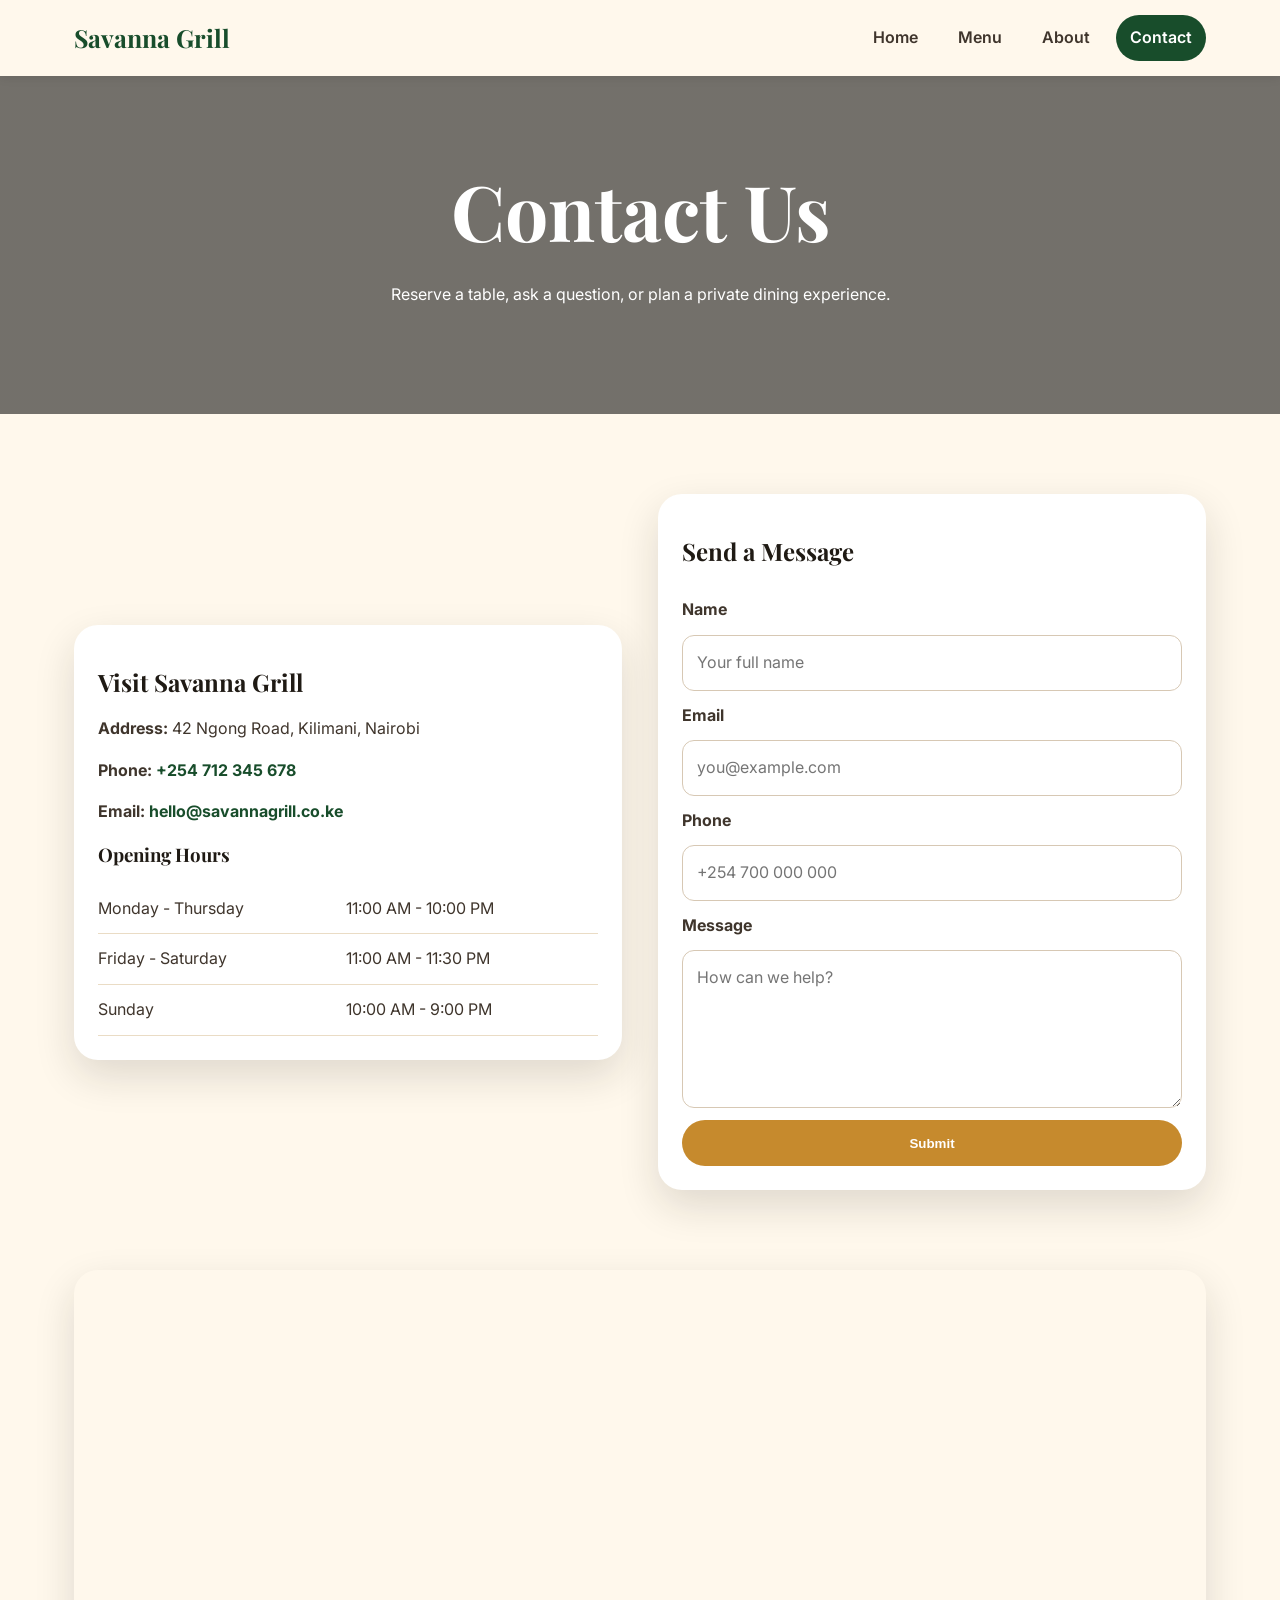
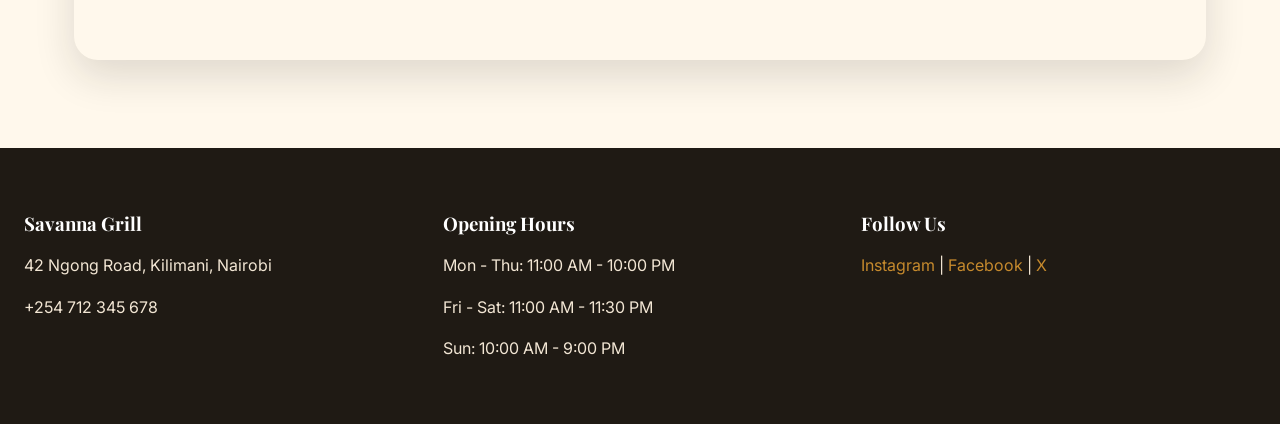
<file: contact.html>
<!DOCTYPE html>
<html lang="en">
<head>
  <meta charset="UTF-8">
  <meta name="viewport" content="width=device-width, initial-scale=1.0">
  <title>Savanna Grill | Contact</title>
  <link rel="preconnect" href="https://fonts.googleapis.com">
  <link rel="preconnect" href="https://fonts.gstatic.com" crossorigin>
  <link href="https://fonts.googleapis.com/css2?family=Inter:wght@400;500;600;700&family=Playfair+Display:wght@600;700&display=swap" rel="stylesheet">
  <link rel="stylesheet" href="css/styles.css">
</head>
<body>
  <header class="site-header">
    <nav class="navbar">
      <a href="index.html" class="logo">Savanna Grill</a>
      <div class="nav-links">
        <a href="index.html">Home</a>
        <a href="menu.html">Menu</a>
        <a href="about.html">About</a>
        <a class="active" href="contact.html">Contact</a>
      </div>
    </nav>
  </header>

  <main>
    <section class="page-banner contact-banner">
      <h1>Contact Us</h1>
      <p>Reserve a table, ask a question, or plan a private dining experience.</p>
    </section>

    <section class="section contact-layout">
      <div class="contact-info">
        <h2>Visit Savanna Grill</h2>
        <p><strong>Address:</strong> 42 Ngong Road, Kilimani, Nairobi</p>
        <p><strong>Phone:</strong> <a href="tel:+254712345678">+254 712 345 678</a></p>
        <p><strong>Email:</strong> <a href="mailto:hello@savannagrill.co.ke">hello@savannagrill.co.ke</a></p>
        <h3>Opening Hours</h3>
        <table class="hours-table">
          <tr><td>Monday - Thursday</td><td>11:00 AM - 10:00 PM</td></tr>
          <tr><td>Friday - Saturday</td><td>11:00 AM - 11:30 PM</td></tr>
          <tr><td>Sunday</td><td>10:00 AM - 9:00 PM</td></tr>
        </table>
      </div>

      <form class="contact-form" action="#" method="post">
        <h2>Send a Message</h2>
        <label for="name">Name</label>
        <input type="text" id="name" name="name" placeholder="Your full name" required>
        <label for="email">Email</label>
        <input type="email" id="email" name="email" placeholder="you@example.com" required>
        <label for="phone">Phone</label>
        <input type="tel" id="phone" name="phone" placeholder="+254 700 000 000">
        <label for="message">Message</label>
        <textarea id="message" name="message" rows="5" placeholder="How can we help?" required></textarea>
        <button type="submit" class="btn">Submit</button>
      </form>
    </section>

    <section class="map-section">
      <iframe title="Map showing Kilimani Nairobi" src="https://www.google.com/maps?q=Kilimani%20Nairobi&output=embed" loading="lazy"></iframe>
    </section>
  </main>

  <footer class="footer">
    <div><h3>Savanna Grill</h3><p>42 Ngong Road, Kilimani, Nairobi</p><p>+254 712 345 678</p></div>
    <div><h3>Opening Hours</h3><p>Mon - Thu: 11:00 AM - 10:00 PM</p><p>Fri - Sat: 11:00 AM - 11:30 PM</p><p>Sun: 10:00 AM - 9:00 PM</p></div>
    <div><h3>Follow Us</h3><p><a href="#">Instagram</a> | <a href="#">Facebook</a> | <a href="#">X</a></p></div>
  </footer>
</body>
</html>
</file>
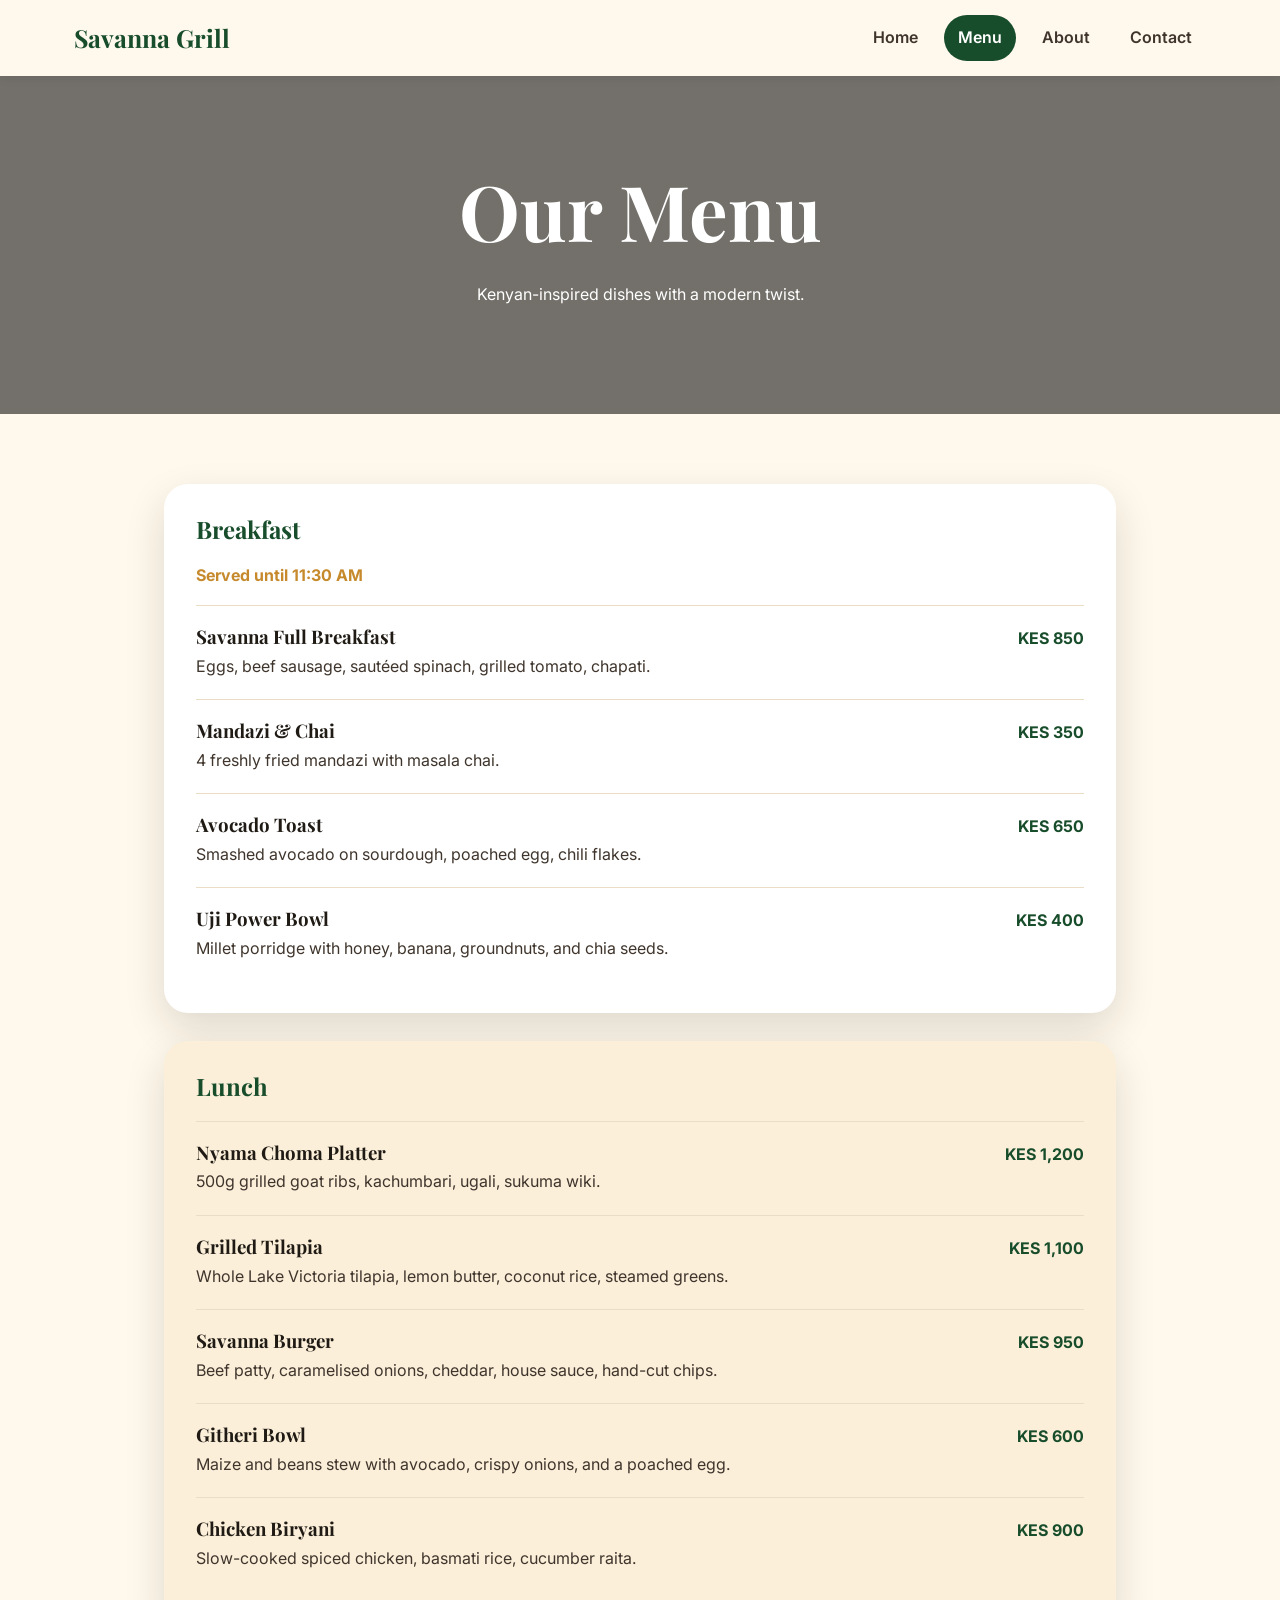
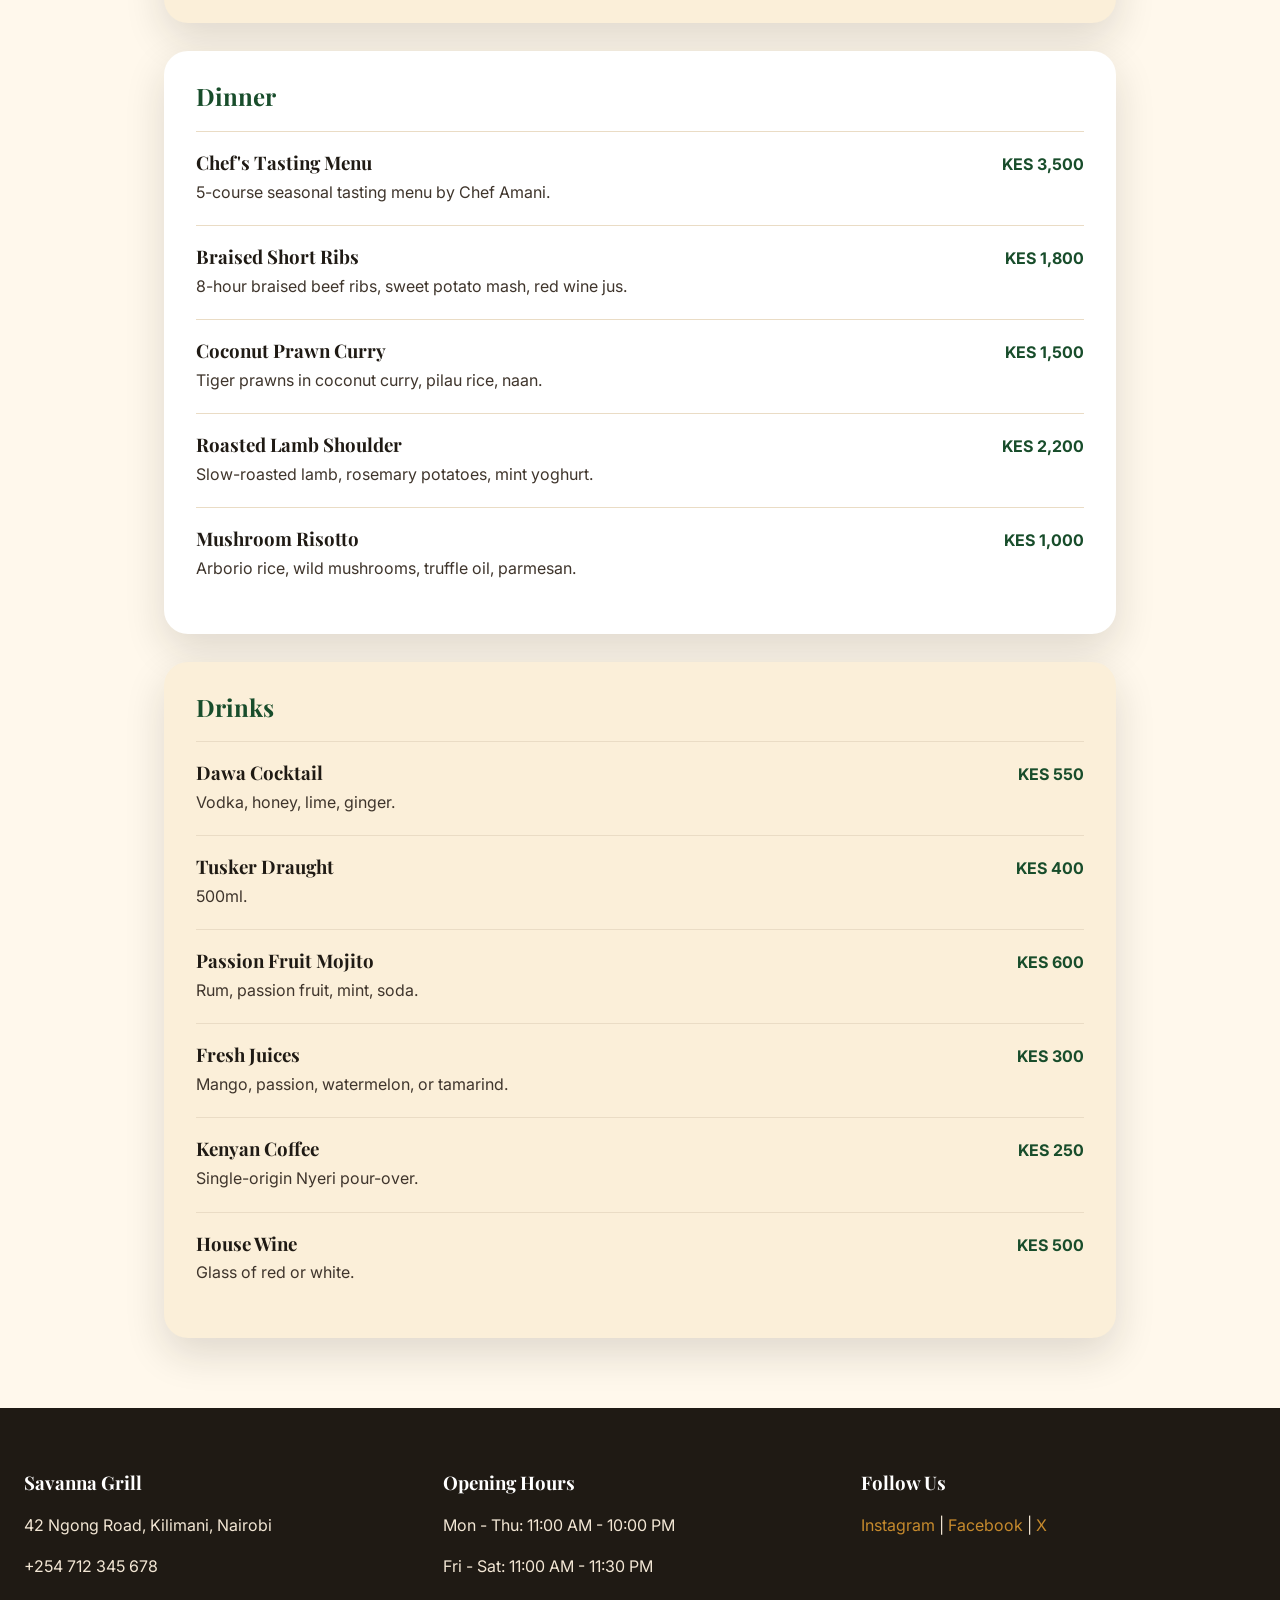
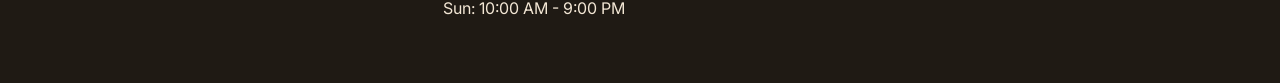
<file: menu.html>
<!DOCTYPE html>
<html lang="en">
<head>
  <meta charset="UTF-8">
  <meta name="viewport" content="width=device-width, initial-scale=1.0">
  <title>Savanna Grill | Menu</title>
  <link rel="preconnect" href="https://fonts.googleapis.com">
  <link rel="preconnect" href="https://fonts.gstatic.com" crossorigin>
  <link href="https://fonts.googleapis.com/css2?family=Inter:wght@400;500;600;700&family=Playfair+Display:wght@600;700&display=swap" rel="stylesheet">
  <link rel="stylesheet" href="css/styles.css">
</head>
<body>
  <header class="site-header">
    <nav class="navbar">
      <a href="index.html" class="logo">Savanna Grill</a>
      <div class="nav-links">
        <a href="index.html">Home</a>
        <a class="active" href="menu.html">Menu</a>
        <a href="about.html">About</a>
        <a href="contact.html">Contact</a>
      </div>
    </nav>
  </header>

  <main>
    <section class="page-banner menu-banner">
      <h1>Our Menu</h1>
      <p>Kenyan-inspired dishes with a modern twist.</p>
    </section>

    <section class="menu-wrapper">
      <div class="menu-category">
        <h2>Breakfast</h2>
        <p class="category-note">Served until 11:30 AM</p>
        <article class="menu-item"><div><h3>Savanna Full Breakfast</h3><p>Eggs, beef sausage, sautéed spinach, grilled tomato, chapati.</p></div><strong>KES 850</strong></article>
        <article class="menu-item"><div><h3>Mandazi & Chai</h3><p>4 freshly fried mandazi with masala chai.</p></div><strong>KES 350</strong></article>
        <article class="menu-item"><div><h3>Avocado Toast</h3><p>Smashed avocado on sourdough, poached egg, chili flakes.</p></div><strong>KES 650</strong></article>
        <article class="menu-item"><div><h3>Uji Power Bowl</h3><p>Millet porridge with honey, banana, groundnuts, and chia seeds.</p></div><strong>KES 400</strong></article>
      </div>

      <div class="menu-category alt-category">
        <h2>Lunch</h2>
        <article class="menu-item"><div><h3>Nyama Choma Platter</h3><p>500g grilled goat ribs, kachumbari, ugali, sukuma wiki.</p></div><strong>KES 1,200</strong></article>
        <article class="menu-item"><div><h3>Grilled Tilapia</h3><p>Whole Lake Victoria tilapia, lemon butter, coconut rice, steamed greens.</p></div><strong>KES 1,100</strong></article>
        <article class="menu-item"><div><h3>Savanna Burger</h3><p>Beef patty, caramelised onions, cheddar, house sauce, hand-cut chips.</p></div><strong>KES 950</strong></article>
        <article class="menu-item"><div><h3>Githeri Bowl</h3><p>Maize and beans stew with avocado, crispy onions, and a poached egg.</p></div><strong>KES 600</strong></article>
        <article class="menu-item"><div><h3>Chicken Biryani</h3><p>Slow-cooked spiced chicken, basmati rice, cucumber raita.</p></div><strong>KES 900</strong></article>
      </div>

      <div class="menu-category">
        <h2>Dinner</h2>
        <article class="menu-item"><div><h3>Chef's Tasting Menu</h3><p>5-course seasonal tasting menu by Chef Amani.</p></div><strong>KES 3,500</strong></article>
        <article class="menu-item"><div><h3>Braised Short Ribs</h3><p>8-hour braised beef ribs, sweet potato mash, red wine jus.</p></div><strong>KES 1,800</strong></article>
        <article class="menu-item"><div><h3>Coconut Prawn Curry</h3><p>Tiger prawns in coconut curry, pilau rice, naan.</p></div><strong>KES 1,500</strong></article>
        <article class="menu-item"><div><h3>Roasted Lamb Shoulder</h3><p>Slow-roasted lamb, rosemary potatoes, mint yoghurt.</p></div><strong>KES 2,200</strong></article>
        <article class="menu-item"><div><h3>Mushroom Risotto</h3><p>Arborio rice, wild mushrooms, truffle oil, parmesan.</p></div><strong>KES 1,000</strong></article>
      </div>

      <div class="menu-category alt-category">
        <h2>Drinks</h2>
        <article class="menu-item"><div><h3>Dawa Cocktail</h3><p>Vodka, honey, lime, ginger.</p></div><strong>KES 550</strong></article>
        <article class="menu-item"><div><h3>Tusker Draught</h3><p>500ml.</p></div><strong>KES 400</strong></article>
        <article class="menu-item"><div><h3>Passion Fruit Mojito</h3><p>Rum, passion fruit, mint, soda.</p></div><strong>KES 600</strong></article>
        <article class="menu-item"><div><h3>Fresh Juices</h3><p>Mango, passion, watermelon, or tamarind.</p></div><strong>KES 300</strong></article>
        <article class="menu-item"><div><h3>Kenyan Coffee</h3><p>Single-origin Nyeri pour-over.</p></div><strong>KES 250</strong></article>
        <article class="menu-item"><div><h3>House Wine</h3><p>Glass of red or white.</p></div><strong>KES 500</strong></article>
      </div>
    </section>
  </main>

  <footer class="footer">
    <div><h3>Savanna Grill</h3><p>42 Ngong Road, Kilimani, Nairobi</p><p>+254 712 345 678</p></div>
    <div><h3>Opening Hours</h3><p>Mon - Thu: 11:00 AM - 10:00 PM</p><p>Fri - Sat: 11:00 AM - 11:30 PM</p><p>Sun: 10:00 AM - 9:00 PM</p></div>
    <div><h3>Follow Us</h3><p><a href="#">Instagram</a> | <a href="#">Facebook</a> | <a href="#">X</a></p></div>
  </footer>
</body>
</html>
</file>
<file: css/styles.css>
:root {
  --green: #184d2b;
  --gold: #c68a2d;
  --cream: #fff8ec;
  --light: #f6efe3;
  --dark: #1f1a14;
  --text: #3f352c;
  --white: #ffffff;
  --shadow: 0 16px 40px rgba(31, 26, 20, 0.14);
}

* { box-sizing: border-box; }
html { scroll-behavior: smooth; }
body {
  margin: 0;
  font-family: 'Inter', sans-serif;
  color: var(--text);
  background: var(--cream);
  line-height: 1.6;
}
img { max-width: 100%; display: block; }
a { color: inherit; text-decoration: none; }
h1, h2, h3 { font-family: 'Playfair Display', serif; color: var(--dark); line-height: 1.15; }

.site-header {
  position: sticky;
  top: 0;
  z-index: 20;
  background: rgba(255, 248, 236, 0.95);
  box-shadow: 0 2px 10px rgba(0,0,0,0.08);
  backdrop-filter: blur(10px);
}
.navbar {
  max-width: 1180px;
  margin: 0 auto;
  min-height: 76px;
  padding: 0 24px;
  display: flex;
  justify-content: space-between;
  align-items: center;
  gap: 20px;
}
.logo { font-family: 'Playfair Display', serif; font-size: 1.55rem; font-weight: 700; color: var(--green); }
.nav-links { display: flex; gap: 12px; align-items: center; flex-wrap: wrap; }
.nav-links a { padding: 10px 14px; border-radius: 999px; font-weight: 600; }
.nav-links a:hover, .nav-links .active { background: var(--green); color: var(--white); }

.hero {
  min-height: 620px;
  display: flex;
  align-items: center;
  justify-content: center;
  text-align: center;
  padding: 80px 24px;
  color: white;
}
.home-hero {
  background: linear-gradient(rgba(0,0,0,.58), rgba(0,0,0,.58)), url('https://images.unsplash.com/photo-1552566626-52f8b828add9?auto=format&fit=crop&w=1600&q=80') center/cover;
}
.hero-content { max-width: 850px; animation: fadeUp .9s ease both; }
.hero h1 { color: white; font-size: clamp(3rem, 8vw, 6.5rem); margin: 8px 0; }
.hero p { font-size: clamp(1.1rem, 2.2vw, 1.5rem); margin-bottom: 26px; }
.eyebrow { color: var(--gold); font-weight: 800; text-transform: uppercase; letter-spacing: 2px; font-size: .82rem; }
.btn {
  display: inline-flex;
  align-items: center;
  justify-content: center;
  min-height: 46px;
  padding: 12px 22px;
  background: var(--gold);
  color: var(--white);
  border-radius: 999px;
  border: none;
  font-weight: 800;
  cursor: pointer;
  transition: .25s ease;
}
.btn:hover { background: #a76f1c; transform: translateY(-2px); }
.btn-light { background: var(--white); color: var(--green); }

.section { max-width: 1180px; margin: 0 auto; padding: 80px 24px; }
.section-heading { text-align: center; max-width: 700px; margin: 0 auto 40px; }
.section-heading h2 { font-size: clamp(2rem, 4vw, 3.2rem); margin: 8px 0; }
.card-grid, .feature-row { display: grid; gap: 24px; }
.three-columns, .feature-row { grid-template-columns: repeat(3, 1fr); }
.dish-card, .feature-card, .team-card, .contact-form, .contact-info, .menu-category {
  background: var(--white);
  border-radius: 24px;
  box-shadow: var(--shadow);
  overflow: hidden;
}
.dish-card { transition: .3s ease; }
.dish-card:hover, .team-card:hover, .feature-card:hover { transform: translateY(-6px); }
.dish-card img { height: 240px; width: 100%; object-fit: cover; }
.dish-card div, .feature-card, .team-card, .contact-form, .contact-info { padding: 24px; }
.feature-card span { font-size: 2.2rem; }
.muted-section { max-width: none; background: var(--light); }
.muted-section > * { max-width: 1180px; margin-left: auto; margin-right: auto; }
.special-offer {
  max-width: 1180px;
  margin: 30px auto;
  padding: 36px;
  border-radius: 28px;
  background: linear-gradient(135deg, var(--green), #286b40);
  color: white;
  display: flex;
  justify-content: space-between;
  align-items: center;
  gap: 24px;
}
.special-offer h2, .special-offer p { color: white; margin: 0; }
.gallery-grid { display: grid; grid-template-columns: repeat(4, 1fr); gap: 16px; }
.gallery-grid img { height: 230px; width: 100%; object-fit: cover; border-radius: 18px; transition: .3s ease; }
.gallery-grid img:hover { transform: scale(1.03); }

.page-banner {
  min-height: 320px;
  padding: 90px 24px;
  display: flex;
  flex-direction: column;
  justify-content: center;
  align-items: center;
  text-align: center;
  color: white;
}
.page-banner h1 { color: white; font-size: clamp(2.8rem, 6vw, 5rem); margin: 0 0 12px; }
.menu-banner { background: linear-gradient(rgba(0,0,0,.55), rgba(0,0,0,.55)), url('https://images.unsplash.com/photo-1555396273-367ea4eb4db5?auto=format&fit=crop&w=1500&q=80') center/cover; }
.about-banner { background: linear-gradient(rgba(0,0,0,.55), rgba(0,0,0,.55)), url('https://images.unsplash.com/photo-1517248135467-4c7edcad34c4?auto=format&fit=crop&w=1500&q=80') center/cover; }
.contact-banner { background: linear-gradient(rgba(0,0,0,.55), rgba(0,0,0,.55)), url('https://images.unsplash.com/photo-1551218808-94e220e084d2?auto=format&fit=crop&w=1500&q=80') center/cover; }

.menu-wrapper { max-width: 1000px; margin: 0 auto; padding: 70px 24px; display: grid; gap: 28px; }
.menu-category { padding: 32px; transition: .3s ease; }
.menu-category:hover { transform: translateY(-4px); }
.alt-category { background: #fbefd9; }
.menu-category h2 { margin-top: 0; color: var(--green); }
.category-note { color: var(--gold); font-weight: 700; }
.menu-item { display: flex; justify-content: space-between; gap: 24px; padding: 20px 0; border-top: 1px solid #eadcc5; }
.menu-item h3 { margin: 0 0 6px; }
.menu-item p { margin: 0; }
.menu-item strong { color: var(--green); white-space: nowrap; }

.two-column, .contact-layout { display: grid; grid-template-columns: 1fr 1fr; gap: 36px; align-items: center; }
.two-column img { border-radius: 28px; box-shadow: var(--shadow); height: 520px; width: 100%; object-fit: cover; }
.team-card { text-align: center; padding-bottom: 24px; }
.team-card img { width: 170px; height: 170px; object-fit: cover; border-radius: 50%; margin: 28px auto 10px; }
.values-section { padding-top: 40px; }

.contact-info a { color: var(--green); font-weight: 700; }
.hours-table { width: 100%; border-collapse: collapse; margin-top: 14px; }
.hours-table td { padding: 12px 0; border-bottom: 1px solid #eadcc5; }
.contact-form { display: grid; gap: 12px; }
.contact-form label { font-weight: 700; }
.contact-form input, .contact-form textarea {
  width: 100%;
  padding: 14px;
  border: 1px solid #d7c8b4;
  border-radius: 12px;
  font: inherit;
}
.map-section { max-width: 1180px; margin: 0 auto 80px; padding: 0 24px; }
.map-section iframe { width: 100%; height: 390px; border: 0; border-radius: 24px; box-shadow: var(--shadow); }

.footer {
  background: var(--dark);
  color: #f2e6d4;
  padding: 46px 24px;
  display: grid;
  grid-template-columns: repeat(3, 1fr);
  gap: 24px;
}
.footer h3 { color: white; }
.footer a { color: var(--gold); }

@keyframes fadeUp { from { opacity: 0; transform: translateY(24px); } to { opacity: 1; transform: translateY(0); } }

@media (max-width: 1024px) {
  .three-columns, .feature-row { grid-template-columns: repeat(2, 1fr); }
  .gallery-grid { grid-template-columns: repeat(2, 1fr); }
  .two-column, .contact-layout { grid-template-columns: 1fr; }
}
@media (max-width: 767px) {
  .navbar { flex-direction: column; padding: 18px; }
  .nav-links { justify-content: center; }
  .nav-links a { min-height: 44px; display: inline-flex; align-items: center; }
  .hero { min-height: 520px; }
  .three-columns, .feature-row, .gallery-grid { grid-template-columns: 1fr; }
  .special-offer { margin: 20px 16px; flex-direction: column; align-items: flex-start; }
  .menu-item { flex-direction: column; gap: 8px; }
  .footer { grid-template-columns: 1fr; }
  .section, .menu-wrapper { padding: 56px 18px; }
}
</file>
